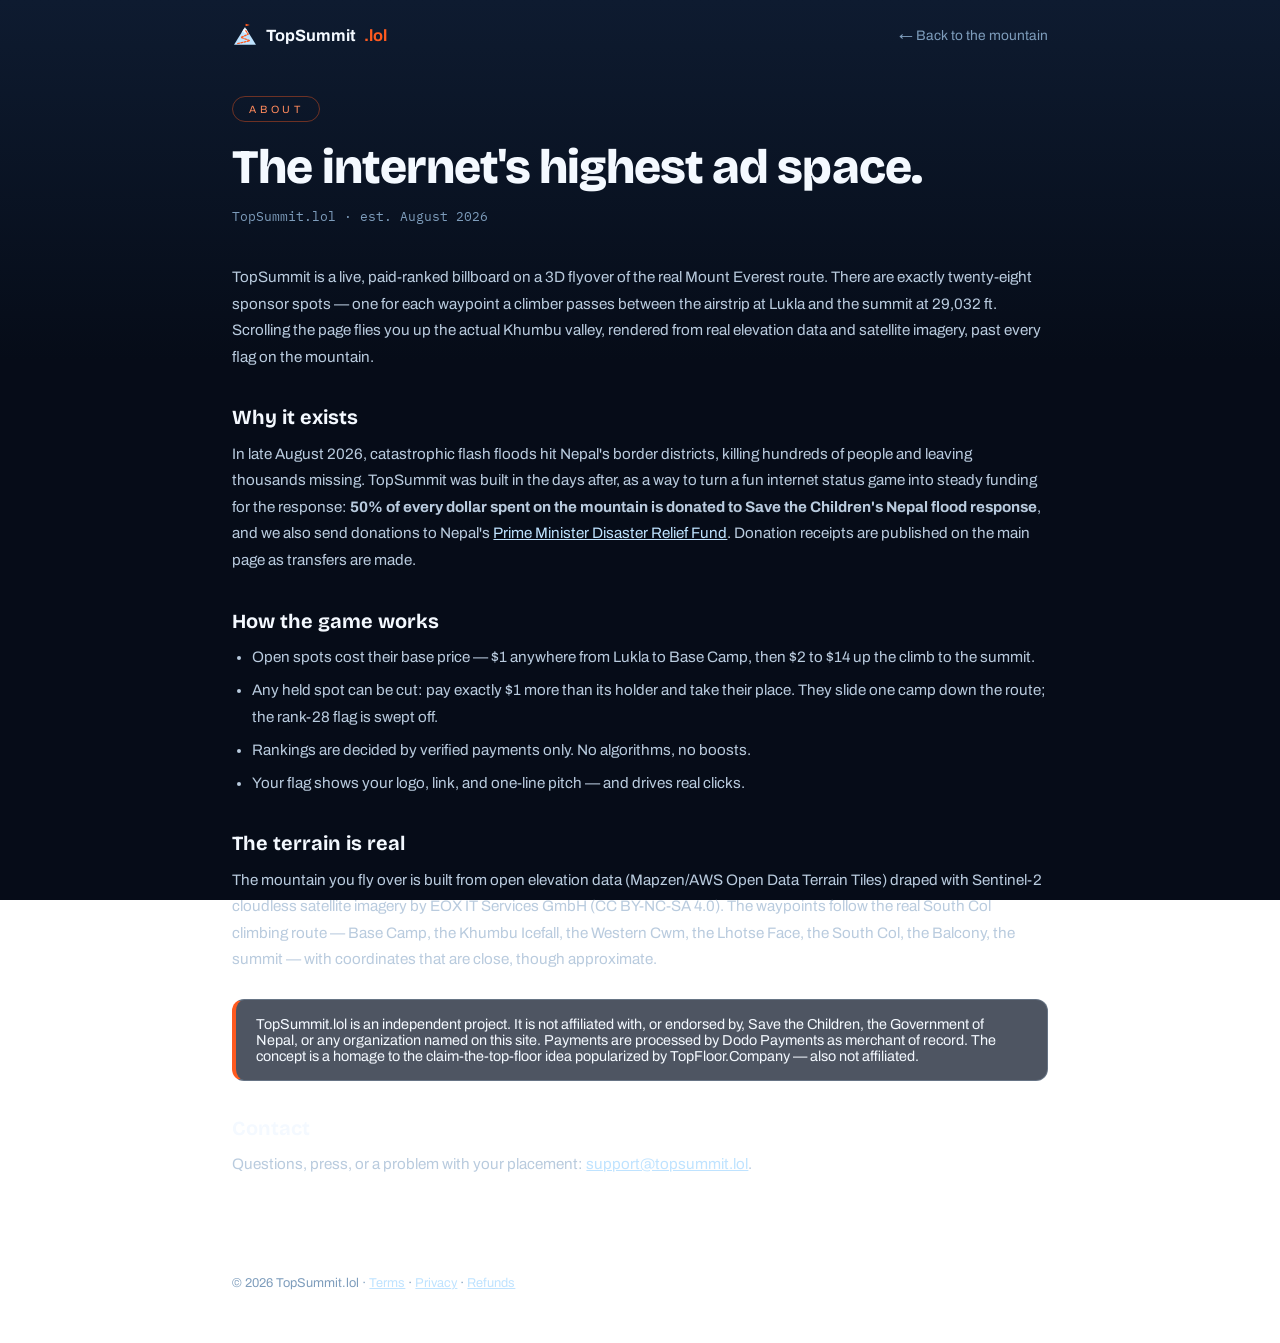
<file: about.html>
<!DOCTYPE html>
<html lang="en">
<head>
<meta charset="UTF-8">
<meta name="viewport" content="width=device-width, initial-scale=1.0">
<title>About — TopSummit.lol</title>
<link href="https://fonts.googleapis.com/css2?family=Bricolage+Grotesque:opsz,wght@12..96,400..800&family=Archivo:wght@400;500;700&family=IBM+Plex+Mono:wght@500;600&display=swap" rel="stylesheet">
<link rel="stylesheet" href="pagestyle.css">
<link rel="icon" href="assets/logo.svg" type="image/svg+xml">
<link rel="icon" href="assets/favicon-32.png" type="image/png" sizes="32x32">
<link rel="apple-touch-icon" href="assets/favicon-180.png">
</head>
<body>
<div class="topbar">
  <a class="brand" href="index.html">
    <svg viewBox="0 0 64 64" aria-hidden="true"><path d="M5 56 L32 12 L59 56 Z" fill="#BFE3FF"/><path d="M32 12 L41 27 L37 23.5 L32 28 L27 23.5 L23 27 Z" fill="#F4F9FF"/><path d="M14 53 L44 46 L22 38 L40 30 L32 19" fill="none" stroke="#FF5A1F" stroke-width="3" stroke-dasharray="4.5 3.5" stroke-linecap="round" stroke-linejoin="round"/><rect x="31" y="4" width="2.4" height="12" rx="1.2" fill="#0B1526"/><path d="M33.4 4.5 L44 7.5 L33.4 10.5 Z" fill="#FF5A1F"/></svg>
    TopSummit<b>.lol</b>
  </a>
  <a class="back" href="index.html">← Back to the mountain</a>
</div>
<main>
  <span class="pill">About</span>
  <h1>The internet's highest ad space.</h1>
  <p class="updated">TopSummit.lol · est. August 2026</p>

  <p>TopSummit is a live, paid-ranked billboard on a 3D flyover of the real Mount
    Everest route. There are exactly twenty-eight sponsor spots — one for each waypoint a
    climber passes between the airstrip at Lukla and the summit at 29,032 ft. Scrolling
    the page flies you up the actual Khumbu valley, rendered from real elevation data
    and satellite imagery, past every flag on the mountain.</p>

  <h2>Why it exists</h2>
  <p>In late August 2026, catastrophic flash floods hit Nepal's border districts,
    killing hundreds of people and leaving thousands missing. TopSummit was built in the
    days after, as a way to turn a fun internet status game into steady funding for the
    response: <strong>50% of every dollar spent on the mountain is donated to Save the
    Children's Nepal flood response</strong>, and we also send donations to Nepal's
    <a href="https://pmdrf.nchl.com.np/" rel="noopener">Prime Minister Disaster Relief
    Fund</a>. Donation receipts are published on the main page as transfers are made.</p>

  <h2>How the game works</h2>
  <ul>
    <li>Open spots cost their base price — $1 anywhere from Lukla to Base Camp, then $2 to $14 up the climb to the summit.</li>
    <li>Any held spot can be cut: pay exactly $1 more than its holder and take their
      place. They slide one camp down the route; the rank-28 flag is swept off.</li>
    <li>Rankings are decided by verified payments only. No algorithms, no boosts.</li>
    <li>Your flag shows your logo, link, and one-line pitch — and drives real clicks.</li>
  </ul>

  <h2>The terrain is real</h2>
  <p>The mountain you fly over is built from open elevation data (Mapzen/AWS Open Data
    Terrain Tiles) draped with Sentinel-2 cloudless satellite imagery by EOX IT Services
    GmbH (CC BY-NC-SA 4.0). The waypoints follow the real South Col climbing route —
    Base Camp, the Khumbu Icefall, the Western Cwm, the Lhotse Face, the South Col, the
    Balcony, the summit — with coordinates that are close, though approximate.</p>

  <div class="note">TopSummit.lol is an independent project. It is not affiliated with,
    or endorsed by, Save the Children, the Government of Nepal, or any organization
    named on this site. Payments are processed by Dodo Payments as merchant of record.
    The concept is a homage to the claim-the-top-floor idea popularized by
    TopFloor.Company — also not affiliated.</div>

  <h2>Contact</h2>
  <p>Questions, press, or a problem with your placement:
    <a href="mailto:support@topsummit.lol">support@topsummit.lol</a>.</p>
</main>
<footer>© 2026 TopSummit.lol ·
  <a href="terms.html">Terms</a> · <a href="privacy.html">Privacy</a> ·
  <a href="refunds.html">Refunds</a></footer>
</body>
</html>
</file>
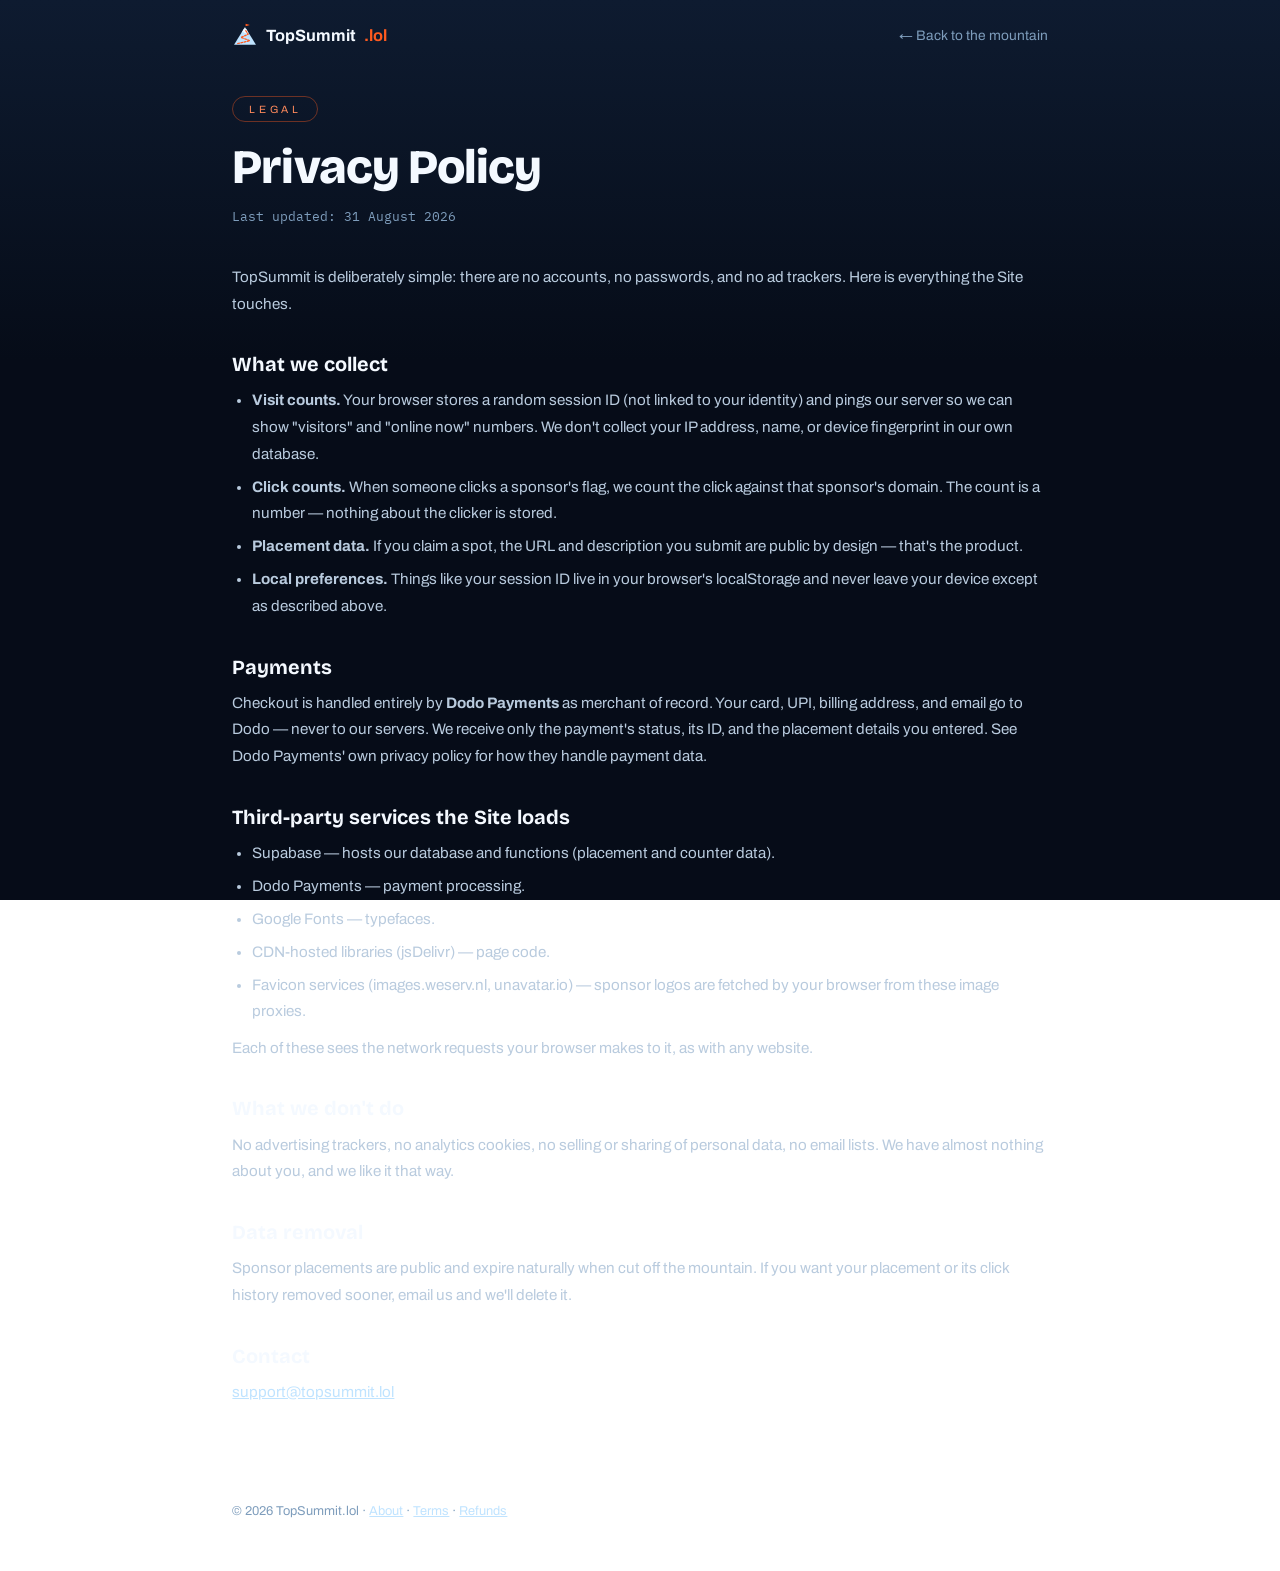
<file: privacy.html>
<!DOCTYPE html>
<html lang="en">
<head>
<meta charset="UTF-8">
<meta name="viewport" content="width=device-width, initial-scale=1.0">
<title>Privacy Policy — TopSummit.lol</title>
<link href="https://fonts.googleapis.com/css2?family=Bricolage+Grotesque:opsz,wght@12..96,400..800&family=Archivo:wght@400;500;700&family=IBM+Plex+Mono:wght@500;600&display=swap" rel="stylesheet">
<link rel="stylesheet" href="pagestyle.css">
<link rel="icon" href="assets/logo.svg" type="image/svg+xml">
<link rel="icon" href="assets/favicon-32.png" type="image/png" sizes="32x32">
<link rel="apple-touch-icon" href="assets/favicon-180.png">
</head>
<body>
<div class="topbar">
  <a class="brand" href="index.html">
    <svg viewBox="0 0 64 64" aria-hidden="true"><path d="M5 56 L32 12 L59 56 Z" fill="#BFE3FF"/><path d="M32 12 L41 27 L37 23.5 L32 28 L27 23.5 L23 27 Z" fill="#F4F9FF"/><path d="M14 53 L44 46 L22 38 L40 30 L32 19" fill="none" stroke="#FF5A1F" stroke-width="3" stroke-dasharray="4.5 3.5" stroke-linecap="round" stroke-linejoin="round"/><rect x="31" y="4" width="2.4" height="12" rx="1.2" fill="#0B1526"/><path d="M33.4 4.5 L44 7.5 L33.4 10.5 Z" fill="#FF5A1F"/></svg>
    TopSummit<b>.lol</b>
  </a>
  <a class="back" href="index.html">← Back to the mountain</a>
</div>
<main>
  <span class="pill">Legal</span>
  <h1>Privacy Policy</h1>
  <p class="updated">Last updated: 31 August 2026</p>

  <p>TopSummit is deliberately simple: there are no accounts, no passwords, and no
    ad trackers. Here is everything the Site touches.</p>

  <h2>What we collect</h2>
  <ul>
    <li><strong>Visit counts.</strong> Your browser stores a random session ID (not
      linked to your identity) and pings our server so we can show "visitors" and
      "online now" numbers. We don't collect your IP address, name, or device
      fingerprint in our own database.</li>
    <li><strong>Click counts.</strong> When someone clicks a sponsor's flag, we count
      the click against that sponsor's domain. The count is a number — nothing about
      the clicker is stored.</li>
    <li><strong>Placement data.</strong> If you claim a spot, the URL and description
      you submit are public by design — that's the product.</li>
    <li><strong>Local preferences.</strong> Things like your session ID live in your
      browser's localStorage and never leave your device except as described above.</li>
  </ul>

  <h2>Payments</h2>
  <p>Checkout is handled entirely by <strong>Dodo Payments</strong> as merchant of
    record. Your card, UPI, billing address, and email go to Dodo — never to our
    servers. We receive only the payment's status, its ID, and the placement details
    you entered. See Dodo Payments' own privacy policy for how they handle payment
    data.</p>

  <h2>Third-party services the Site loads</h2>
  <ul>
    <li>Supabase — hosts our database and functions (placement and counter data).</li>
    <li>Dodo Payments — payment processing.</li>
    <li>Google Fonts — typefaces.</li>
    <li>CDN-hosted libraries (jsDelivr) — page code.</li>
    <li>Favicon services (images.weserv.nl, unavatar.io) — sponsor logos are fetched
      by your browser from these image proxies.</li>
  </ul>
  <p>Each of these sees the network requests your browser makes to it, as with any
    website.</p>

  <h2>What we don't do</h2>
  <p>No advertising trackers, no analytics cookies, no selling or sharing of personal
    data, no email lists. We have almost nothing about you, and we like it that way.</p>

  <h2>Data removal</h2>
  <p>Sponsor placements are public and expire naturally when cut off the mountain. If
    you want your placement or its click history removed sooner, email us and we'll
    delete it.</p>

  <h2>Contact</h2>
  <p><a href="mailto:support@topsummit.lol">support@topsummit.lol</a></p>
</main>
<footer>© 2026 TopSummit.lol ·
  <a href="about.html">About</a> · <a href="terms.html">Terms</a> ·
  <a href="refunds.html">Refunds</a></footer>
</body>
</html>
</file>
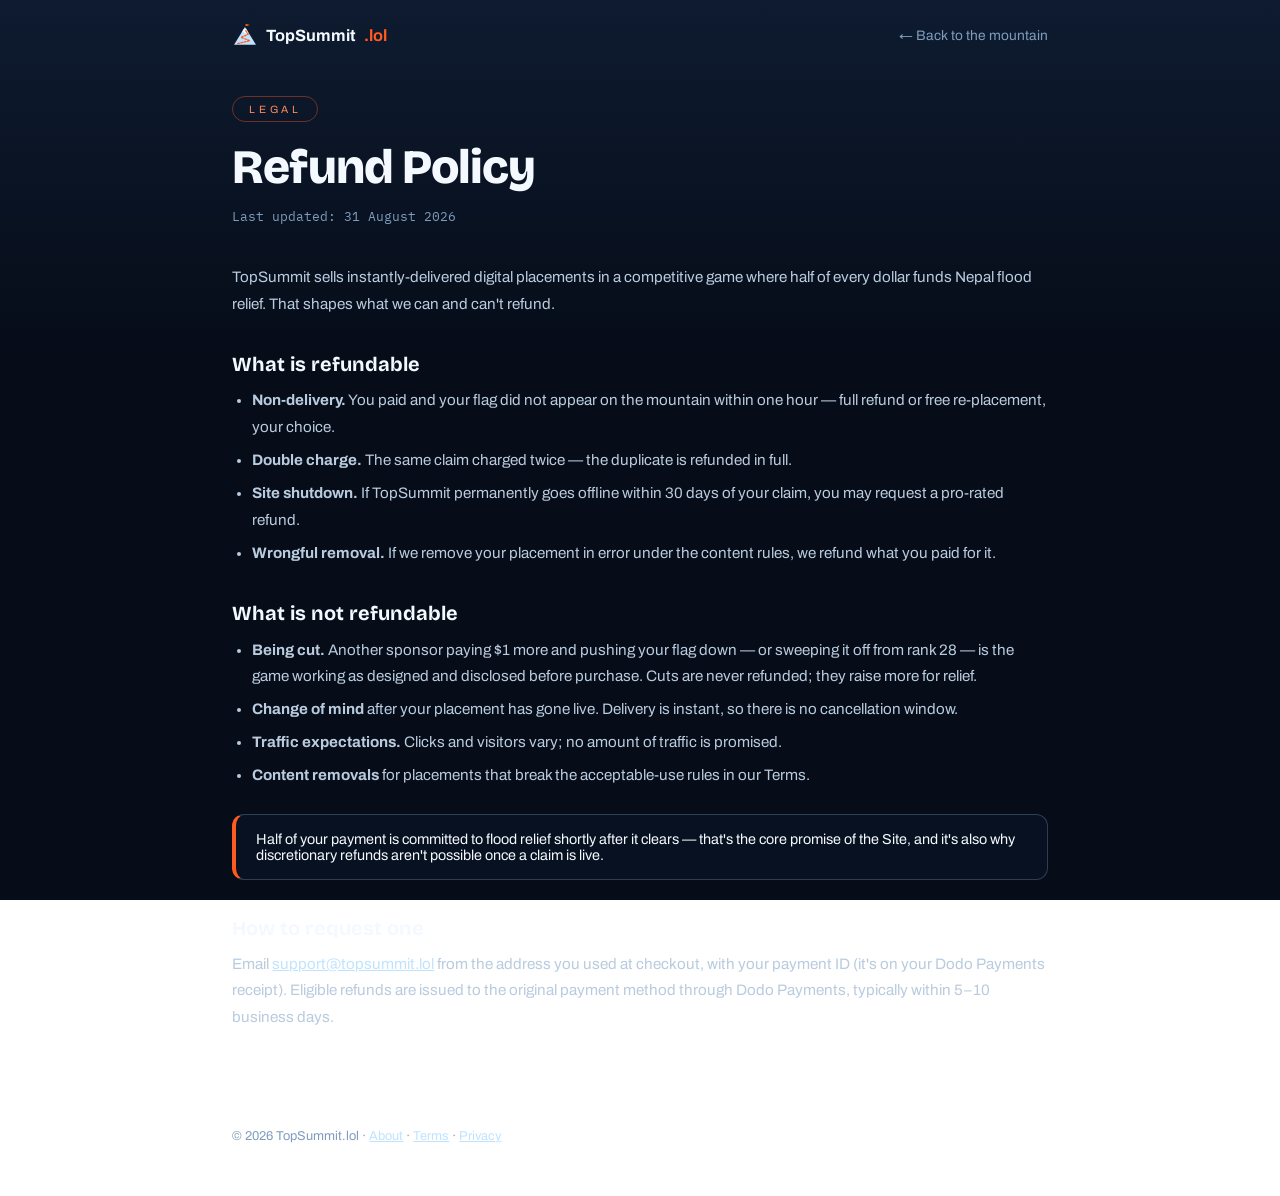
<file: refunds.html>
<!DOCTYPE html>
<html lang="en">
<head>
<meta charset="UTF-8">
<meta name="viewport" content="width=device-width, initial-scale=1.0">
<title>Refund Policy — TopSummit.lol</title>
<link href="https://fonts.googleapis.com/css2?family=Bricolage+Grotesque:opsz,wght@12..96,400..800&family=Archivo:wght@400;500;700&family=IBM+Plex+Mono:wght@500;600&display=swap" rel="stylesheet">
<link rel="stylesheet" href="pagestyle.css">
<link rel="icon" href="assets/logo.svg" type="image/svg+xml">
<link rel="icon" href="assets/favicon-32.png" type="image/png" sizes="32x32">
<link rel="apple-touch-icon" href="assets/favicon-180.png">
</head>
<body>
<div class="topbar">
  <a class="brand" href="index.html">
    <svg viewBox="0 0 64 64" aria-hidden="true"><path d="M5 56 L32 12 L59 56 Z" fill="#BFE3FF"/><path d="M32 12 L41 27 L37 23.5 L32 28 L27 23.5 L23 27 Z" fill="#F4F9FF"/><path d="M14 53 L44 46 L22 38 L40 30 L32 19" fill="none" stroke="#FF5A1F" stroke-width="3" stroke-dasharray="4.5 3.5" stroke-linecap="round" stroke-linejoin="round"/><rect x="31" y="4" width="2.4" height="12" rx="1.2" fill="#0B1526"/><path d="M33.4 4.5 L44 7.5 L33.4 10.5 Z" fill="#FF5A1F"/></svg>
    TopSummit<b>.lol</b>
  </a>
  <a class="back" href="index.html">← Back to the mountain</a>
</div>
<main>
  <span class="pill">Legal</span>
  <h1>Refund Policy</h1>
  <p class="updated">Last updated: 31 August 2026</p>

  <p>TopSummit sells instantly-delivered digital placements in a competitive game
    where half of every dollar funds Nepal flood relief. That shapes what we can and
    can't refund.</p>

  <h2>What is refundable</h2>
  <ul>
    <li><strong>Non-delivery.</strong> You paid and your flag did not appear on the
      mountain within one hour — full refund or free re-placement, your choice.</li>
    <li><strong>Double charge.</strong> The same claim charged twice — the duplicate
      is refunded in full.</li>
    <li><strong>Site shutdown.</strong> If TopSummit permanently goes offline within
      30 days of your claim, you may request a pro-rated refund.</li>
    <li><strong>Wrongful removal.</strong> If we remove your placement in error under
      the content rules, we refund what you paid for it.</li>
  </ul>

  <h2>What is not refundable</h2>
  <ul>
    <li><strong>Being cut.</strong> Another sponsor paying $1 more and pushing your
      flag down — or sweeping it off from rank 28 — is the game working as designed
      and disclosed before purchase. Cuts are never refunded; they raise more for
      relief.</li>
    <li><strong>Change of mind</strong> after your placement has gone live. Delivery
      is instant, so there is no cancellation window.</li>
    <li><strong>Traffic expectations.</strong> Clicks and visitors vary; no amount of
      traffic is promised.</li>
    <li><strong>Content removals</strong> for placements that break the acceptable-use
      rules in our Terms.</li>
  </ul>

  <div class="note">Half of your payment is committed to flood relief shortly after it
    clears — that's the core promise of the Site, and it's also why discretionary
    refunds aren't possible once a claim is live.</div>

  <h2>How to request one</h2>
  <p>Email <a href="mailto:support@topsummit.lol">support@topsummit.lol</a> from the
    address you used at checkout, with your payment ID (it's on your Dodo Payments
    receipt). Eligible refunds are issued to the original payment method through Dodo
    Payments, typically within 5–10 business days.</p>
</main>
<footer>© 2026 TopSummit.lol ·
  <a href="about.html">About</a> · <a href="terms.html">Terms</a> ·
  <a href="privacy.html">Privacy</a></footer>
</body>
</html>
</file>
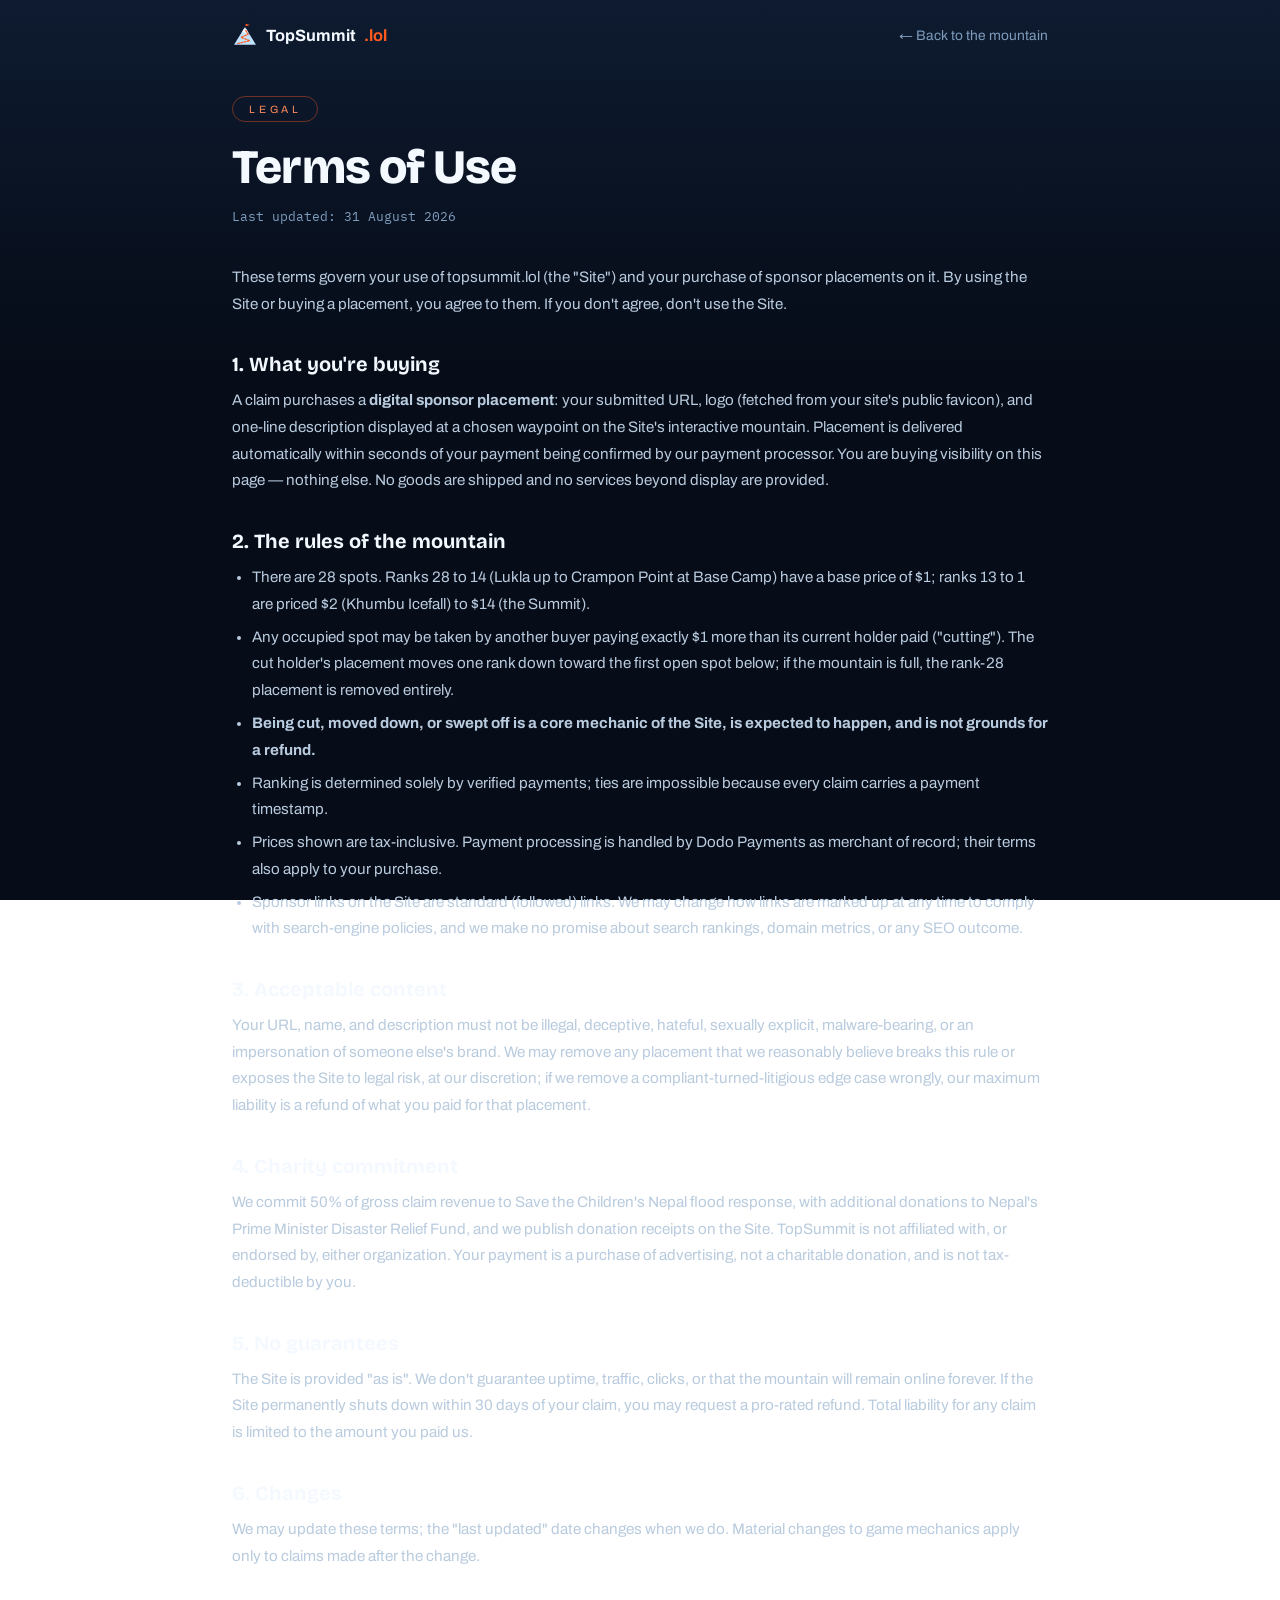
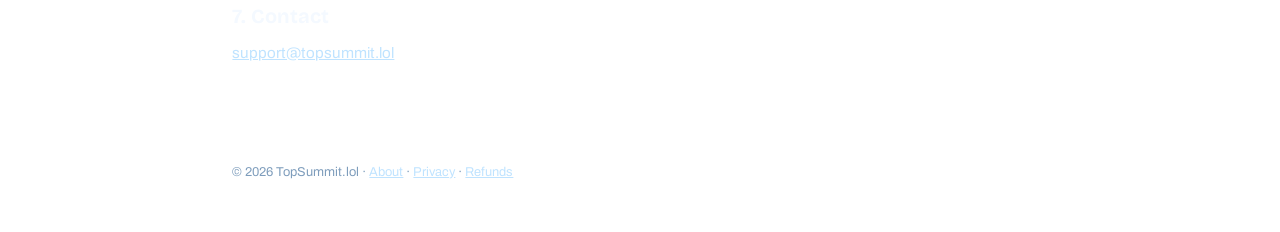
<file: terms.html>
<!DOCTYPE html>
<html lang="en">
<head>
<meta charset="UTF-8">
<meta name="viewport" content="width=device-width, initial-scale=1.0">
<title>Terms of Use — TopSummit.lol</title>
<link href="https://fonts.googleapis.com/css2?family=Bricolage+Grotesque:opsz,wght@12..96,400..800&family=Archivo:wght@400;500;700&family=IBM+Plex+Mono:wght@500;600&display=swap" rel="stylesheet">
<link rel="stylesheet" href="pagestyle.css">
<link rel="icon" href="assets/logo.svg" type="image/svg+xml">
<link rel="icon" href="assets/favicon-32.png" type="image/png" sizes="32x32">
<link rel="apple-touch-icon" href="assets/favicon-180.png">
</head>
<body>
<div class="topbar">
  <a class="brand" href="index.html">
    <svg viewBox="0 0 64 64" aria-hidden="true"><path d="M5 56 L32 12 L59 56 Z" fill="#BFE3FF"/><path d="M32 12 L41 27 L37 23.5 L32 28 L27 23.5 L23 27 Z" fill="#F4F9FF"/><path d="M14 53 L44 46 L22 38 L40 30 L32 19" fill="none" stroke="#FF5A1F" stroke-width="3" stroke-dasharray="4.5 3.5" stroke-linecap="round" stroke-linejoin="round"/><rect x="31" y="4" width="2.4" height="12" rx="1.2" fill="#0B1526"/><path d="M33.4 4.5 L44 7.5 L33.4 10.5 Z" fill="#FF5A1F"/></svg>
    TopSummit<b>.lol</b>
  </a>
  <a class="back" href="index.html">← Back to the mountain</a>
</div>
<main>
  <span class="pill">Legal</span>
  <h1>Terms of Use</h1>
  <p class="updated">Last updated: 31 August 2026</p>

  <p>These terms govern your use of topsummit.lol (the "Site") and your purchase of
    sponsor placements on it. By using the Site or buying a placement, you agree to
    them. If you don't agree, don't use the Site.</p>

  <h2>1. What you're buying</h2>
  <p>A claim purchases a <strong>digital sponsor placement</strong>: your submitted URL,
    logo (fetched from your site's public favicon), and one-line description displayed
    at a chosen waypoint on the Site's interactive mountain. Placement is delivered
    automatically within seconds of your payment being confirmed by our payment
    processor. You are buying visibility on this page — nothing else. No goods are
    shipped and no services beyond display are provided.</p>

  <h2>2. The rules of the mountain</h2>
  <ul>
    <li>There are 28 spots. Ranks 28 to 14 (Lukla up to Crampon Point at Base Camp) have a base price of $1; ranks 13 to 1 are priced $2 (Khumbu Icefall) to $14 (the Summit).</li>
    <li>Any occupied spot may be taken by another buyer paying exactly $1 more than its
      current holder paid ("cutting"). The cut holder's placement moves one rank down
      toward the first open spot below; if the mountain is full, the rank-28 placement
      is removed entirely.</li>
    <li><strong>Being cut, moved down, or swept off is a core mechanic of the Site, is
      expected to happen, and is not grounds for a refund.</strong></li>
    <li>Ranking is determined solely by verified payments; ties are impossible because
      every claim carries a payment timestamp.</li>
    <li>Prices shown are tax-inclusive. Payment processing is handled by Dodo Payments
      as merchant of record; their terms also apply to your purchase.</li>
    <li>Sponsor links on the Site are standard (followed) links. We may change how links
      are marked up at any time to comply with search-engine policies, and we make no
      promise about search rankings, domain metrics, or any SEO outcome.</li>
  </ul>

  <h2>3. Acceptable content</h2>
  <p>Your URL, name, and description must not be illegal, deceptive, hateful, sexually
    explicit, malware-bearing, or an impersonation of someone else's brand. We may
    remove any placement that we reasonably believe breaks this rule or exposes the
    Site to legal risk, at our discretion; if we remove a compliant-turned-litigious
    edge case wrongly, our maximum liability is a refund of what you paid for that
    placement.</p>

  <h2>4. Charity commitment</h2>
  <p>We commit 50% of gross claim revenue to Save the Children's Nepal flood response,
    with additional donations to Nepal's Prime Minister Disaster Relief Fund, and we
    publish donation receipts on the Site. TopSummit is not affiliated with, or
    endorsed by, either organization. Your payment is a purchase of advertising, not a
    charitable donation, and is not tax-deductible by you.</p>

  <h2>5. No guarantees</h2>
  <p>The Site is provided "as is". We don't guarantee uptime, traffic, clicks, or
    that the mountain will remain online forever. If the Site permanently shuts down
    within 30 days of your claim, you may request a pro-rated refund. Total liability
    for any claim is limited to the amount you paid us.</p>

  <h2>6. Changes</h2>
  <p>We may update these terms; the "last updated" date changes when we do. Material
    changes to game mechanics apply only to claims made after the change.</p>

  <h2>7. Contact</h2>
  <p><a href="mailto:support@topsummit.lol">support@topsummit.lol</a></p>
</main>
<footer>© 2026 TopSummit.lol ·
  <a href="about.html">About</a> · <a href="privacy.html">Privacy</a> ·
  <a href="refunds.html">Refunds</a></footer>
</body>
</html>
</file>
<file: pagestyle.css>
/* shared styling for TopSummit info pages */
:root{
  --night:#0B1526; --night-deep:#060C18; --ice:#BFE3FF; --ice-dim:#7E9DBC;
  --cloud:#F4F9FF; --orange:#FF5A1F; --orange-lit:#FF8A5C;
  --card:rgba(10,20,38,.72); --line:rgba(191,227,255,.22);
}
*{margin:0;padding:0;box-sizing:border-box}
body{
  font-family:"Archivo",system-ui,sans-serif;
  background:linear-gradient(180deg,#0E1B30,var(--night-deep) 40svh) fixed;
  color:var(--cloud);-webkit-font-smoothing:antialiased;min-height:100svh;
}
::selection{background:var(--orange);color:#fff}
a{color:var(--ice)}
.topbar{
  display:flex;align-items:center;justify-content:space-between;
  max-width:860px;margin:0 auto;padding:1.4rem 1.4rem 0;
}
.brand{display:flex;align-items:center;gap:.5rem;text-decoration:none;color:var(--cloud);
  font-weight:700;font-size:1.02rem}
.brand b{color:var(--orange)}
.brand svg{width:26px;height:26px}
.topbar .back{color:var(--ice-dim);text-decoration:none;font-size:.86rem}
.topbar .back:hover{color:var(--cloud)}
main{max-width:860px;margin:0 auto;padding:3rem 1.4rem 6rem}
.pill{
  display:inline-block;font-size:.66rem;letter-spacing:.34em;text-transform:uppercase;
  color:var(--orange-lit);border:1px solid rgba(255,90,31,.4);border-radius:999px;
  padding:.4rem 1rem;margin-bottom:1rem;
}
h1{font-family:"Bricolage Grotesque",sans-serif;font-weight:800;
  font-size:clamp(1.9rem,5vw,3rem);letter-spacing:-.02em;margin-bottom:.6rem}
.updated{color:var(--ice-dim);font-size:.82rem;margin-bottom:2.2rem;
  font-family:"IBM Plex Mono",monospace}
h2{font-family:"Bricolage Grotesque",sans-serif;font-weight:700;font-size:1.25rem;
  margin:2.2rem 0 .7rem}
p,li{color:#B9CBDE;line-height:1.75;font-size:.95rem}
p+p{margin-top:.8rem}
ul{padding-left:1.2rem;margin:.6rem 0}
li{margin:.4rem 0}
.note{
  background:var(--card);border:1px solid var(--line);border-left:4px solid var(--orange);
  border-radius:12px;padding:1rem 1.2rem;margin:1.6rem 0;font-size:.9rem;
}
footer{max-width:860px;margin:0 auto;padding:0 1.4rem 3rem;color:var(--ice-dim);
  font-size:.8rem;line-height:1.7}
</file>
